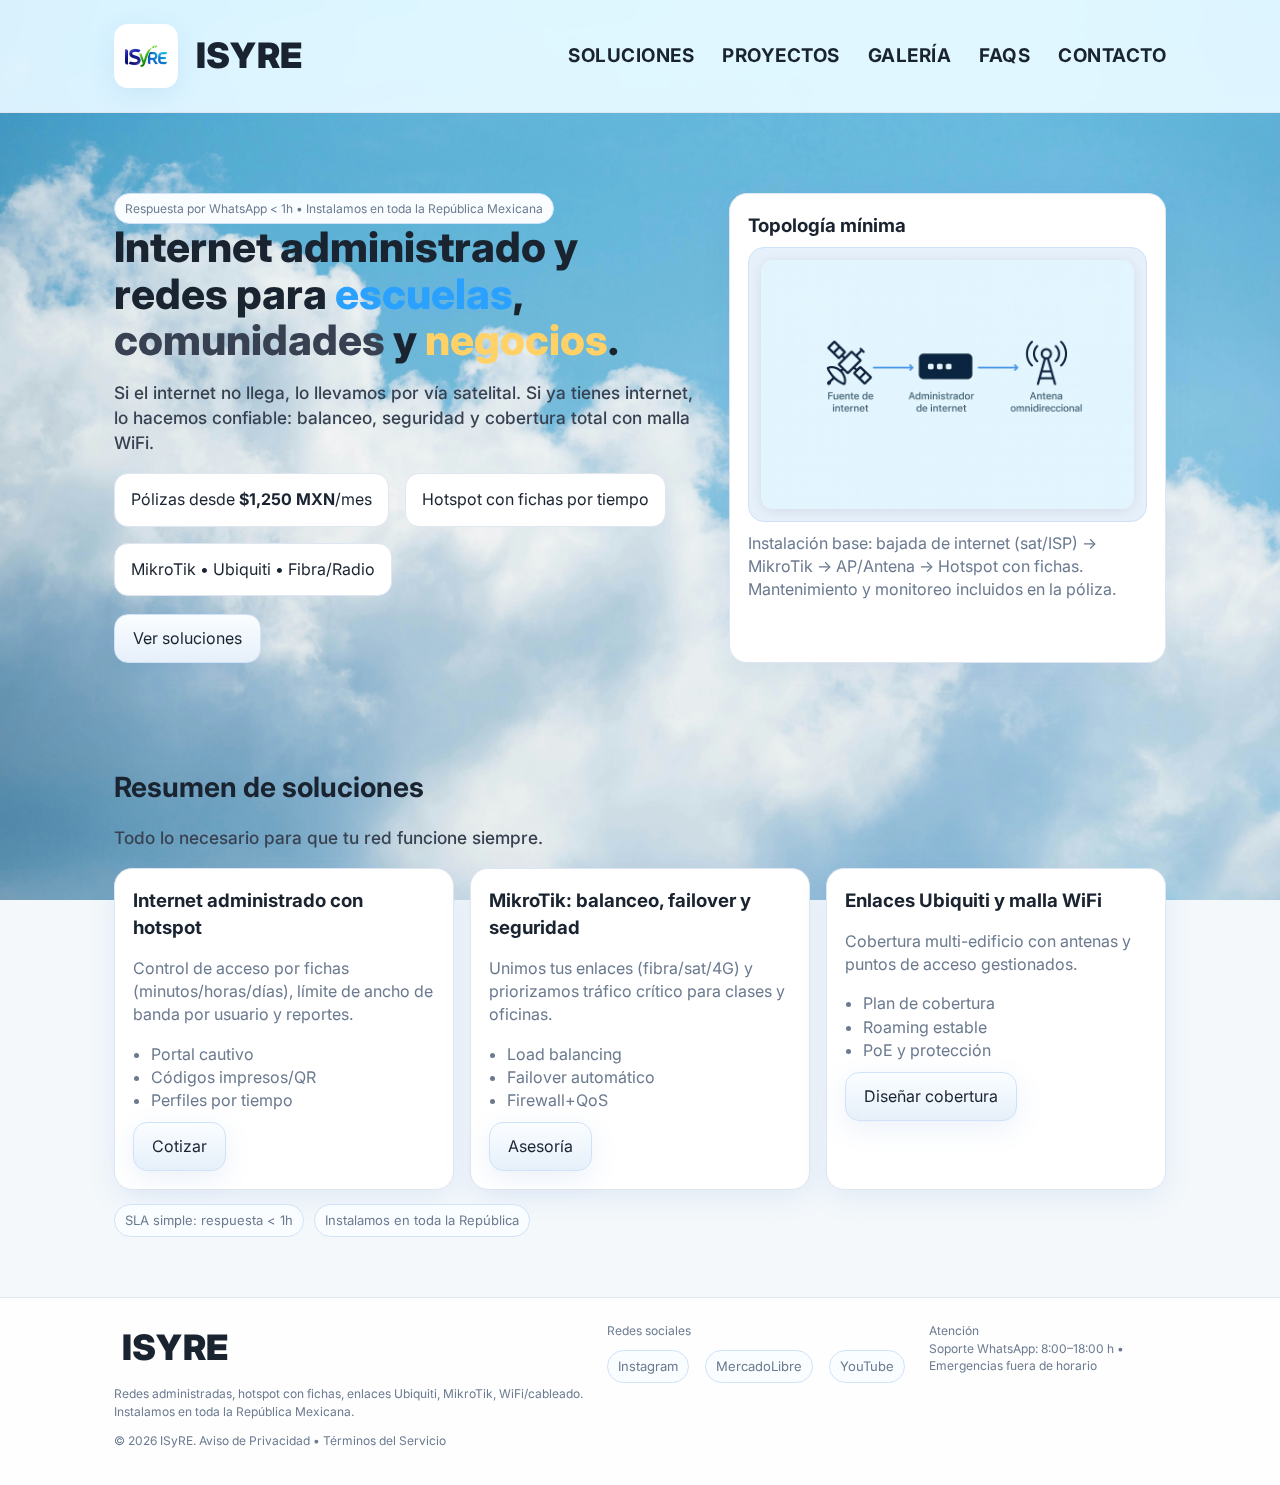
<file: index.html>
<!DOCTYPE html>
<html lang="es">
<head>
  <meta charset="utf-8" />
  <meta name="viewport" content="width=device-width, initial-scale=1" />
  <title>Inicio | ISyRE</title>
  <link href="https://fonts.googleapis.com/css2?family=Inter:wght@400;500;600;700&display=swap" rel="stylesheet">
  <link rel="stylesheet" href="assets/css/style.css" />
</head>
<body>
  <header><div class="header-slot"></div></header>
  <main>
  
<section class="hero">
  <div class="container hero-grid">
    <div>
      <div class="badge">Respuesta por WhatsApp &lt; 1h • Instalamos en toda la República Mexicana</div>
  <h1 class="title">Internet administrado y redes para <span style="color:var(--brand)">escuelas</span>, <span style="color:#374151">comunidades</span> y <span style="color:var(--accent)">negocios</span>.</h1>
  <p class="sol-desc">Si el internet no llega, lo llevamos por vía satelital. Si ya tienes internet, lo hacemos confiable: balanceo, seguridad y cobertura total con malla WiFi.</p>
      <div class="kpis">
        <div class="kpi">Pólizas desde <strong>$1,250 MXN</strong>/mes</div>
        <div class="kpi">Hotspot con fichas por tiempo</div>
        <div class="kpi">MikroTik • Ubiquiti • Fibra/Radio</div>
      </div>
      <div style="margin-top:18px;display:flex;gap:12px;flex-wrap:wrap">
        <!-- <a href="contacto.html" class="btn whatsapp">Hablar por WhatsApp</a> -->
        <a href="soluciones.html" class="btn">Ver soluciones</a>
      </div>
    </div>
    <div class="card pad">
      <h3 style="margin:0 0 8px">Topología mínima</h3>
      <div class="topology" style="text-align:center;">
        <img id="topologia-img" src="assets/img/topologia_base.png" alt="Topología mínima" style="max-width:100%;cursor:pointer;border-radius:12px;box-shadow:0 2px 12px rgba(0,0,0,0.08);transition:box-shadow .2s;" title="Haz clic para ampliar">
      </div>
      <p class="muted" style="margin-top:10px">Instalación base: bajada de internet (sat/ISP) → MikroTik → AP/Antena → Hotspot con fichas. Mantenimiento y monitoreo incluidos en la póliza.</p>
    </div>
    <!-- Modal para ampliar imagen -->
    <div id="modal-topologia" style="display:none;position:fixed;z-index:9999;top:0;left:0;width:100vw;height:100vh;background:rgba(0,0,0,0.7);align-items:center;justify-content:center;">
      <img src="assets/img/topologia_base.png" alt="Topología mínima ampliada" style="max-width:90vw;max-height:90vh;border-radius:18px;box-shadow:0 4px 32px rgba(0,0,0,0.25);background:#fff;">
    </div>
  </div>
</section>

<section class="container">
  <h2>Resumen de soluciones</h2>
  <p class="sol-desc">Todo lo necesario para que tu red funcione siempre.</p>
  <div id="svc" class="grid-3"></div>
  <div style="margin-top:10px">
    <span class="pill">SLA simple: respuesta &lt; 1h</span>
    <span class="pill">Instalamos en toda la República</span>
  </div>
</section>
  </main>
  <footer><div class="footer-slot"></div></footer>
  <a id="fab" class="fab" href="#" target="_blank" rel="noopener">WhatsApp</a>
  <script src="assets/js/app.js"></script>
  <script>buildServices();</script>
  <script>mountHeader('home');</script>
</body>
</html>
</file>
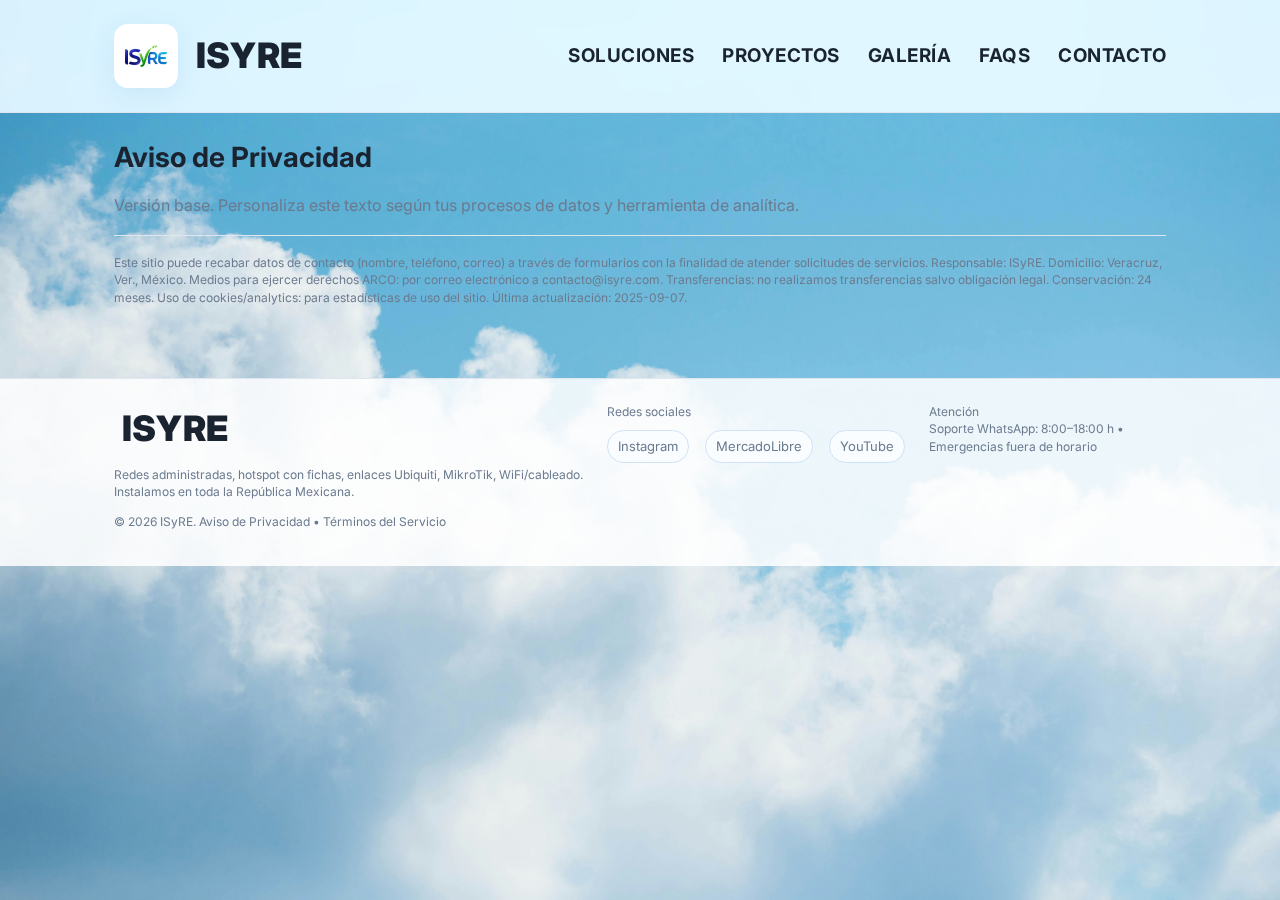
<file: aviso.html>
<!DOCTYPE html>
<html lang="es">
<head>
  <meta charset="utf-8" />
  <meta name="viewport" content="width=device-width, initial-scale=1" />
  <title>Aviso de Privacidad | ISyRE</title>
  <link href="https://fonts.googleapis.com/css2?family=Inter:wght@400;500;600;700&display=swap" rel="stylesheet">
  <link rel="stylesheet" href="assets/css/style.css" />
</head>
<body>
  <header><div class="header-slot"></div></header>
  <main>
  
<section class="container">
  <h2>Aviso de Privacidad</h2>
  <p class="muted">Versión base. Personaliza este texto según tus procesos de datos y herramienta de analítica.</p>
  <hr class="sep">
  <p class="tiny">Este sitio puede recabar datos de contacto (nombre, teléfono, correo) a través de formularios con la finalidad de atender solicitudes de servicios. Responsable: ISyRE. Domicilio: Veracruz, Ver., México. Medios para ejercer derechos ARCO: por correo electrónico a contacto@isyre.com. Transferencias: no realizamos transferencias salvo obligación legal. Conservación: 24 meses. Uso de cookies/analytics: para estadísticas de uso del sitio. Última actualización: 2025-09-07.</p>
</section>

  </main>
  <footer><div class="footer-slot"></div></footer>
  <a id="fab" class="fab" href="#" target="_blank" rel="noopener">WhatsApp</a>
  <script src="assets/js/app.js"></script>
  <script>mountHeader('home');</script>
</body>
</html>
</file>
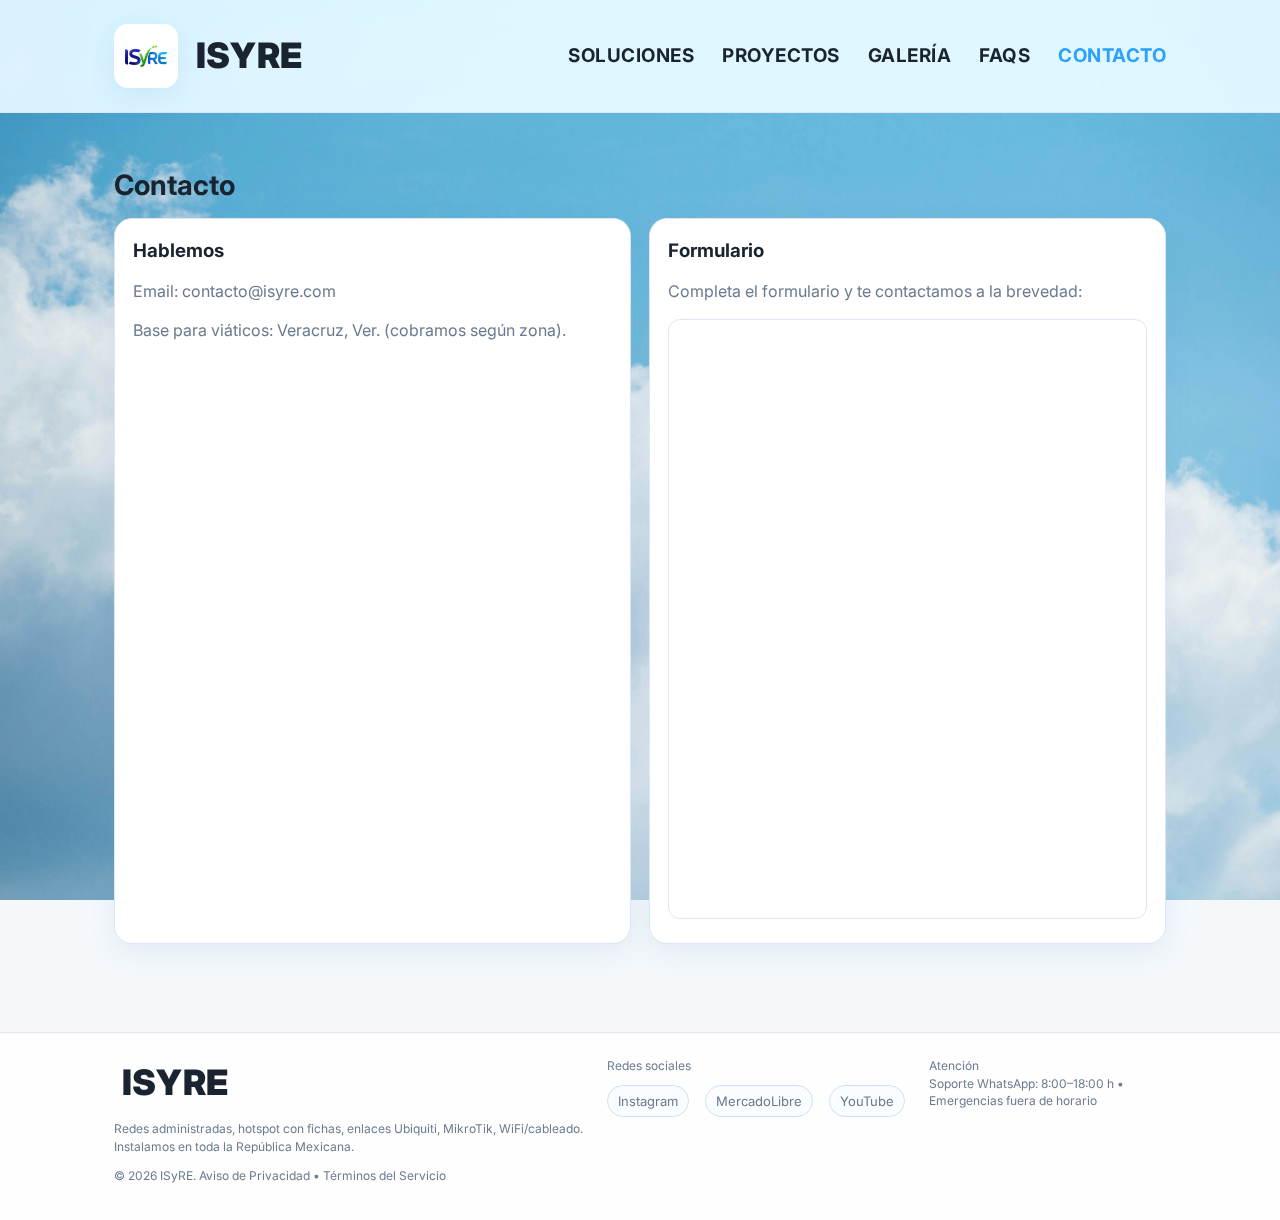
<file: contacto.html>
<!DOCTYPE html>
<html lang="es">
<head>
  <meta charset="utf-8" />
  <meta name="viewport" content="width=device-width, initial-scale=1" />
  <title>Contacto | ISyRE</title>
  <link href="https://fonts.googleapis.com/css2?family=Inter:wght@400;500;600;700&display=swap" rel="stylesheet">
  <link rel="stylesheet" href="assets/css/style.css" />
</head>
<body>
  <header><div class="header-slot"></div></header>
  <main>
  
<section id="contacto">
  <div class="container">
    <h2>Contacto</h2>
    <div class="grid-2">
      <div class="card pad">
        <h3>Hablemos</h3>
        <!-- <p class="muted">Tel: <span id="tel">(229) XXX XXXX</span> · Email: <span id="mail">contacto@isyre.com</span></p> -->
        <p class="muted"> Email: <span id="mail">contacto@isyre.com</span></p>
        <p class="muted">Base para viáticos: Veracruz, Ver. (cobramos según zona).</p>
        <!-- <a id="wa" class="btn whatsapp" href="#" target="_blank" rel="noopener">Escribir por WhatsApp</a> -->
      </div>
      <div class="card pad">
        <h3>Formulario</h3>
  <p class="muted">Completa el formulario y te contactamos a la brevedad:</p>
  <iframe src="https://docs.google.com/forms/d/e/1FAIpQLScxZCKRzizRaEm6ukduRdTEyT5T8nU1FSKUI5DmyHt_gAxyfQ/viewform?embedded=true" width="100%" height="600" frameborder="0" marginheight="0" marginwidth="0" style="background:#fff;border-radius:12px;border:1px solid #e0e6ef;">Cargando…</iframe>
      </div>
    </div>
  </div>
</section>
  </main>
  <footer><div class="footer-slot"></div></footer>
  <a id="fab" class="fab" href="#" target="_blank" rel="noopener">WhatsApp</a>
  <script src="assets/js/app.js"></script>
  <script>fillContact();</script>
  <script>mountHeader('contacto');</script>
</body>
</html>
</file>
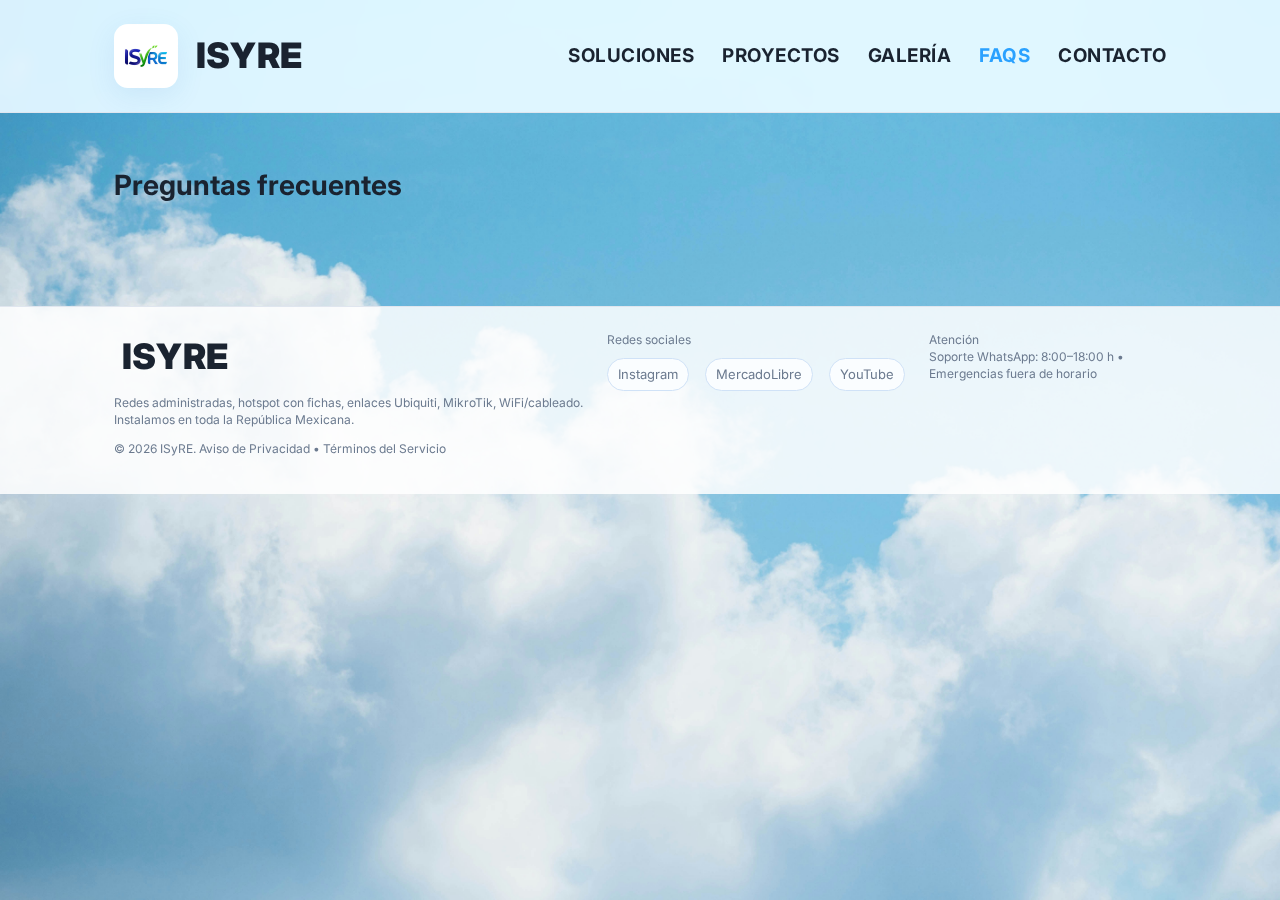
<file: faq.html>
<!DOCTYPE html>
<html lang="es">
<head>
  <meta charset="utf-8" />
  <meta name="viewport" content="width=device-width, initial-scale=1" />
  <title>FAQs | ISyRE</title>
  <link href="https://fonts.googleapis.com/css2?family=Inter:wght@400;500;600;700&display=swap" rel="stylesheet">
  <link rel="stylesheet" href="assets/css/style.css" />
</head>
<body>
  <header><div class="header-slot"></div></header>
  <main>
  
<section id="faq">
  <div class="container">
    <h2>Preguntas frecuentes</h2>
    <div id="faqs"></div>
  </div>
</section>
<script>buildFaqs();</script>

  </main>
  <footer><div class="footer-slot"></div></footer>
  <a id="fab" class="fab" href="#" target="_blank" rel="noopener">WhatsApp</a>
  <script src="assets/js/app.js"></script>
  <script>mountHeader('faq');</script>
</body>
</html>
</file>
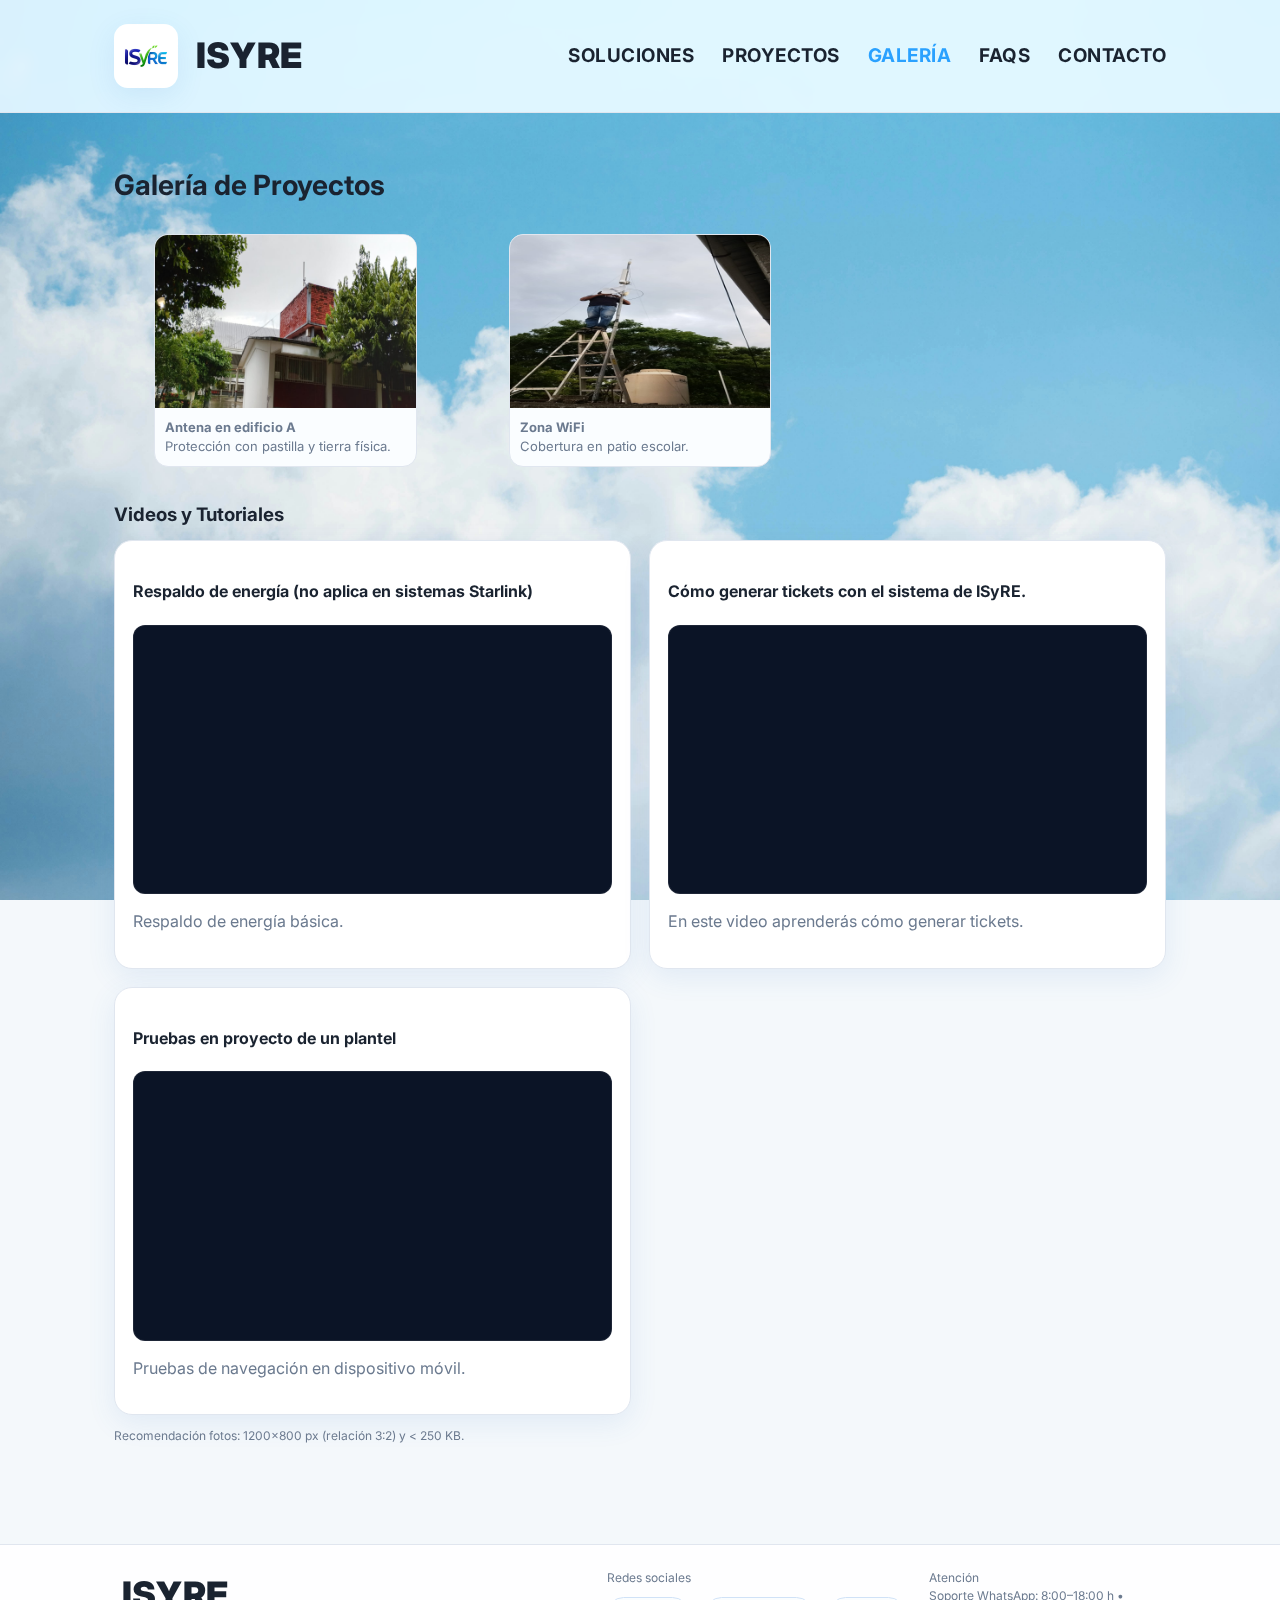
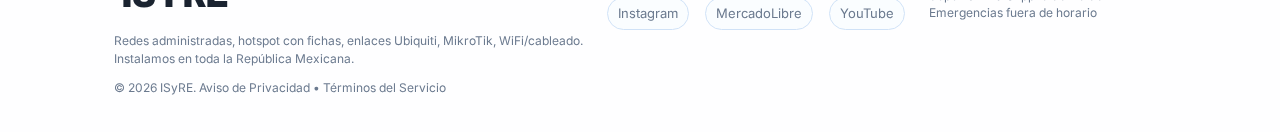
<file: galeria.html>
<!DOCTYPE html>
<html lang="es">
<head>
  <meta charset="utf-8" />
  <meta name="viewport" content="width=device-width, initial-scale=1" />
  <title>Galería | ISyRE</title>
  <link href="https://fonts.googleapis.com/css2?family=Inter:wght@400;500;600;700&display=swap" rel="stylesheet">
  <link rel="stylesheet" href="assets/css/style.css" />
</head>
<body>
  <header><div class="header-slot"></div></header>
  <main>
  
<section id="galeria">
  <div class="container">
    <h2>Galería de Proyectos</h2>
    <div id="photos" class="gallery"></div>
    <h3 style="margin-top:18px">Videos y Tutoriales</h3>
    <div id="videos" class="grid-2"></div>
    <p class="tiny muted">Recomendación fotos: 1200×800 px (relación 3:2) y &lt; 250 KB.</p>
  </div>
</section>
  </main>
  <footer><div class="footer-slot"></div></footer>
  <a id="fab" class="fab" href="#" target="_blank" rel="noopener">WhatsApp</a>
  <script src="assets/js/app.js"></script>
  <script>buildGallery();</script>
  <script>mountHeader('galeria');</script>
</body>
</html>
</file>
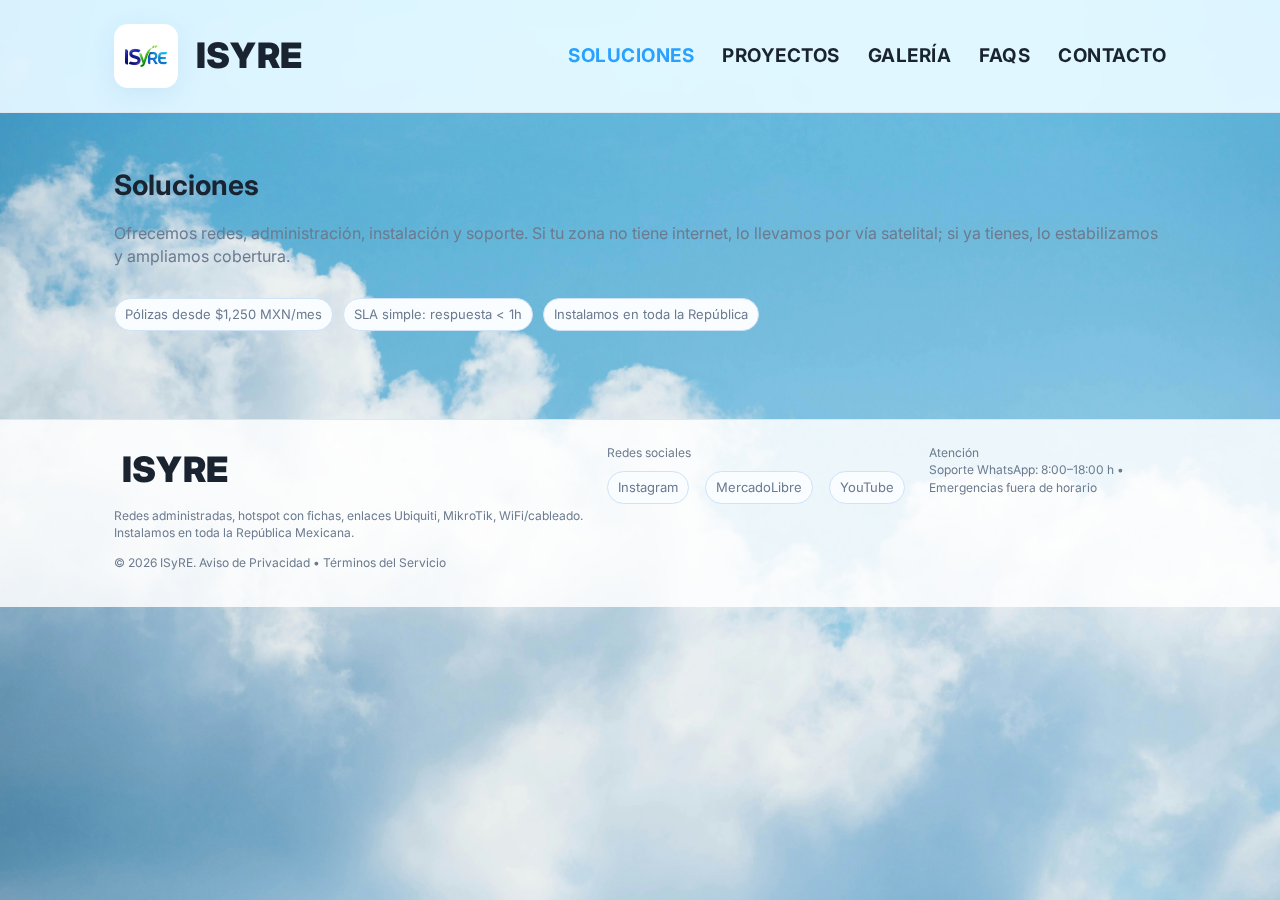
<file: soluciones.html>
<!DOCTYPE html>
<html lang="es">
<head>
  <meta charset="utf-8" />
  <meta name="viewport" content="width=device-width, initial-scale=1" />
  <title>Soluciones | ISyRE</title>
  <link href="https://fonts.googleapis.com/css2?family=Inter:wght@400;500;600;700&display=swap" rel="stylesheet">
  <link rel="stylesheet" href="assets/css/style.css" />
</head>
<body>
  <header><div class="header-slot"></div></header>
  <main>
  
<section id="soluciones">
  <div class="container">
    <h2>Soluciones</h2>
    <p class="muted">Ofrecemos redes, administración, instalación y soporte. Si tu zona no tiene internet, lo llevamos por vía satelital; si ya tienes, lo estabilizamos y ampliamos cobertura.</p>
    <div id="svc" class="grid-3"></div>
    <div style="margin-top:10px">
      <span class="pill">Pólizas desde $1,250 MXN/mes</span>
      <span class="pill">SLA simple: respuesta &lt; 1h</span>
      <span class="pill">Instalamos en toda la República</span>
    </div>
  </div>
</section>
<script>buildServices();</script>

  </main>
  <footer><div class="footer-slot"></div></footer>
  <a id="fab" class="fab" href="#" target="_blank" rel="noopener">WhatsApp</a>
  <script src="assets/js/app.js"></script>
  <script>mountHeader('soluciones');</script>
</body>
</html>
</file>
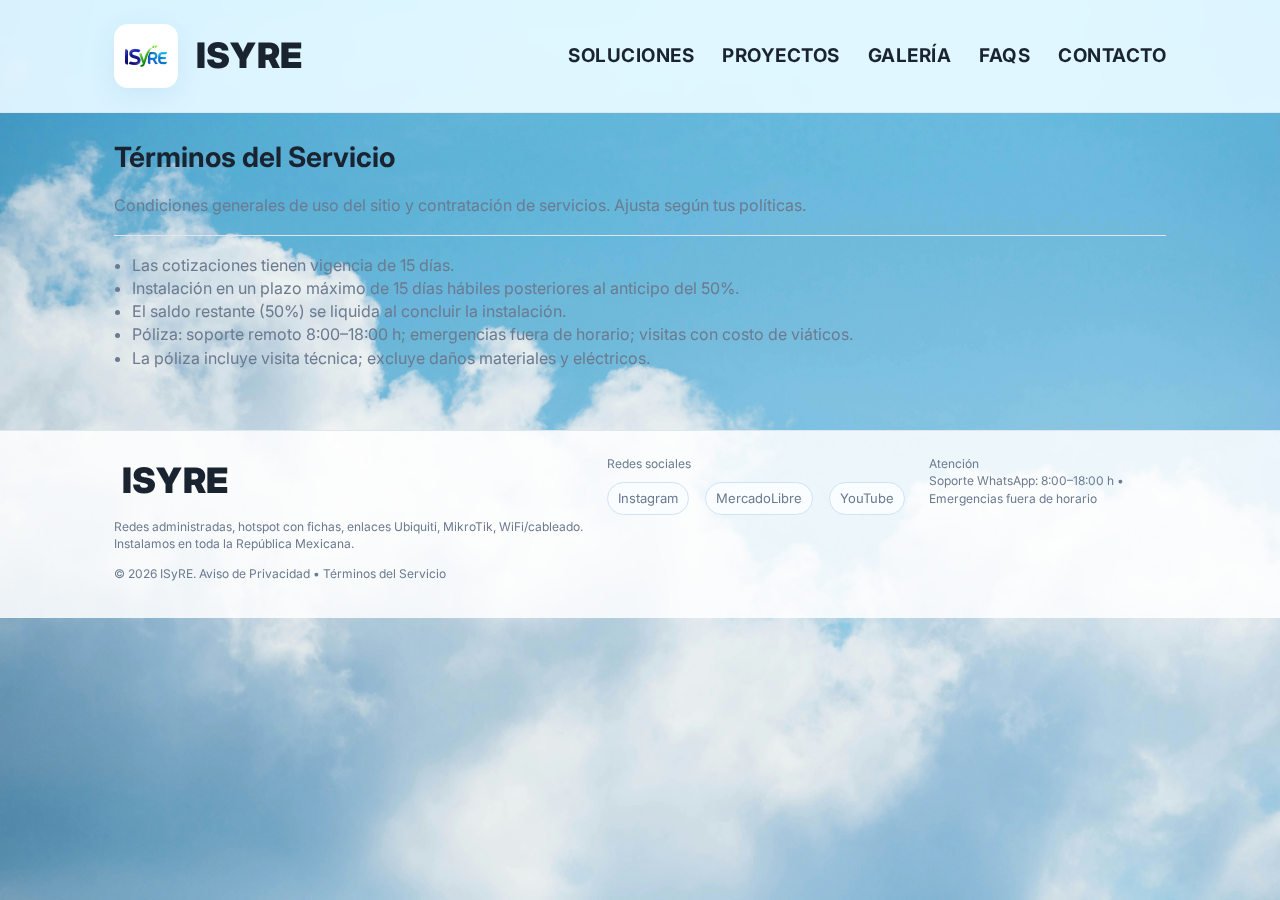
<file: terminos.html>
<!DOCTYPE html>
<html lang="es">
<head>
  <meta charset="utf-8" />
  <meta name="viewport" content="width=device-width, initial-scale=1" />
  <title>Términos del Servicio | ISyRE</title>
  <link href="https://fonts.googleapis.com/css2?family=Inter:wght@400;500;600;700&display=swap" rel="stylesheet">
  <link rel="stylesheet" href="assets/css/style.css" />
</head>
<body>
  <header><div class="header-slot"></div></header>
  <main>
  
<section class="container">
  <h2>Términos del Servicio</h2>
  <p class="muted">Condiciones generales de uso del sitio y contratación de servicios. Ajusta según tus políticas.</p>
  <hr class="sep">
  <ul class="list">
    <li>Las cotizaciones tienen vigencia de 15 días.</li>
    <li>Instalación en un plazo máximo de 15 días hábiles posteriores al anticipo del 50%.</li>
    <li>El saldo restante (50%) se liquida al concluir la instalación.</li>
    <li>Póliza: soporte remoto 8:00–18:00 h; emergencias fuera de horario; visitas con costo de viáticos.</li>
    <li>La póliza incluye visita técnica; excluye daños materiales y eléctricos.</li>
  </ul>
</section>

  </main>
  <footer><div class="footer-slot"></div></footer>
  <a id="fab" class="fab" href="#" target="_blank" rel="noopener">WhatsApp</a>
  <script src="assets/js/app.js"></script>
  <script>mountHeader('home');</script>
</body>
</html>
</file>
<file: assets/css/style.css>
/* Descripción destacada en Soluciones */
.sol-desc {
  color: #374151;
  font-weight: 500;
  font-size: 1.08rem;
  margin-bottom: 18px;
}

:root{
  --bg:#f4f8fb; /* very light blue */
  --card:#ffffff;
  --brand:#2aa1ff;
  --brand-2:#2ac06d;
  --text:#1a2330;
  --muted:#6b7a8f;
  --accent:#ffd166;
  --radius:18px;
  --shadow:0 8px 28px rgba(60,120,200,.10);
  --maxw:1100px;
}
*{box-sizing:border-box}
html,body{
  margin:0;
  background:var(--bg) url('../img/chuttersnap-unsplash.jpg') no-repeat center top fixed;
  background-size:cover;
  color:var(--text);
  font-family:Inter,system-ui,-apple-system,Segoe UI,Roboto,Ubuntu,"Helvetica Neue",Arial,sans-serif;
  line-height:1.45;
}
a{color:inherit;text-decoration:none}
img{max-width:100%;display:block}
.container{max-width:var(--maxw);margin-inline:auto;padding:24px}
header{
  position:sticky;top:0;
  background:rgba(255,255,255,0.85);
  backdrop-filter:saturate(180%) blur(8px);
  border-bottom:1px solid #e0e6ef;
  z-index:50;
}
nav{display:flex;align-items:center;gap:18px;justify-content:space-between}
.logo{display:flex;align-items:center;gap:10px}
.logo img{width:64px;height:64px;border-radius:14px;box-shadow:var(--shadow)}
.brand{
  font-size:2.2rem;
  font-weight:900;
  letter-spacing:.2px;
  text-transform:uppercase;
  margin-left:8px;
}
.nav-links{
  display:flex;
  gap:28px;
  flex-wrap:wrap;
  font-size:1.18rem;
  font-weight:700;
  text-transform:uppercase;
}
.nav-links a{
  font-weight:700;
  letter-spacing:.5px;
}
.nav-links a.active{color:var(--brand)}
.btn{
  display:inline-flex;align-items:center;gap:10px;padding:12px 18px;border-radius:14px;
  border:1px solid #d0e2f7;
  background:linear-gradient(180deg,#fafdff,#e6f0fa);
  color:var(--text);box-shadow:var(--shadow);
  transition:background .2s,border .2s;
}
.btn:hover{border-color:var(--brand);background:linear-gradient(180deg,#e6f0fa,#fafdff);}
.btn.whatsapp{background:linear-gradient(180deg,#e6fff2,#c6f7e2);border-color:var(--brand-2);color:#0b4d2b;}
.badge{display:inline-flex;align-items:center;gap:8px;padding:6px 10px;border-radius:999px;
  border:1px solid #d0e2f7;font-size:12px;color:var(--muted);background:#fafdff;}
.hero{padding:56px 0}
.hero-grid{display:grid;grid-template-columns:1.2fr .9fr;gap:32px}
.title{font-size:42px;line-height:1.1;margin:0 0 10px;font-weight:800}
.muted{color:var(--muted)}
.kpis{display:flex;gap:16px;flex-wrap:wrap;margin-top:18px}
.kpi{background:var(--card);padding:14px 16px;border-radius:14px;border:1px solid #e0e6ef;}
.card{background:var(--card);border:1px solid #e0e6ef;border-radius:var(--radius);box-shadow:var(--shadow);}
.pad{padding:18px}
section{padding:28px 0}
h1,h2,h3{margin:0 0 12px}
h2{font-size:28px}
.grid-3{display:grid;grid-template-columns:repeat(3,1fr);gap:16px}
.grid-2{display:grid;grid-template-columns:repeat(2,1fr);gap:18px}
@media (max-width:980px){ .hero-grid,.grid-3,.grid-2{grid-template-columns:1fr} }
.list{margin:0;padding-left:18px;color:var(--muted)}
.pill{display:inline-block;border:1px solid #d0e2f7;padding:6px 10px;border-radius:999px;
  margin:4px 6px 0 0;color:var(--muted);font-size:13px;background:#fafdff;}
.topology{padding:12px;background:#e6f0fa;border-radius:16px;border:1px solid #d0e2f7;}
.gallery{display:grid;grid-template-columns:repeat(3,1fr);gap:12px}
.gallery figure{border:1px solid #e0e6ef;border-radius:14px;overflow:hidden;background:#fafdff;}
.gallery figcaption{padding:10px;color:var(--muted);font-size:13px}
details{background:var(--card);border:1px solid #e0e6ef;border-radius:14px;margin:10px 0}
summary{cursor:pointer;padding:14px 16px;font-weight:600}
details > div{padding:0 16px 14px;color:var(--muted)}
footer{border-top:1px solid #e0e6ef;margin-top:36px;background:rgba(255,255,255,0.85);}
.foot{display:grid;grid-template-columns:2fr 1fr 1fr;gap:18px}
.tiny{font-size:12px;color:var(--muted)}
.fab{position:fixed;right:18px;bottom:18px;background:#25D366;color:#fff;padding:14px 16px;border-radius:999px;
  font-weight:700;box-shadow:var(--shadow);display:none}
.fab.show{display:inline-flex}
hr.sep{border:0;border-top:1px solid #e0e6ef;margin:18px 0}
</file>
